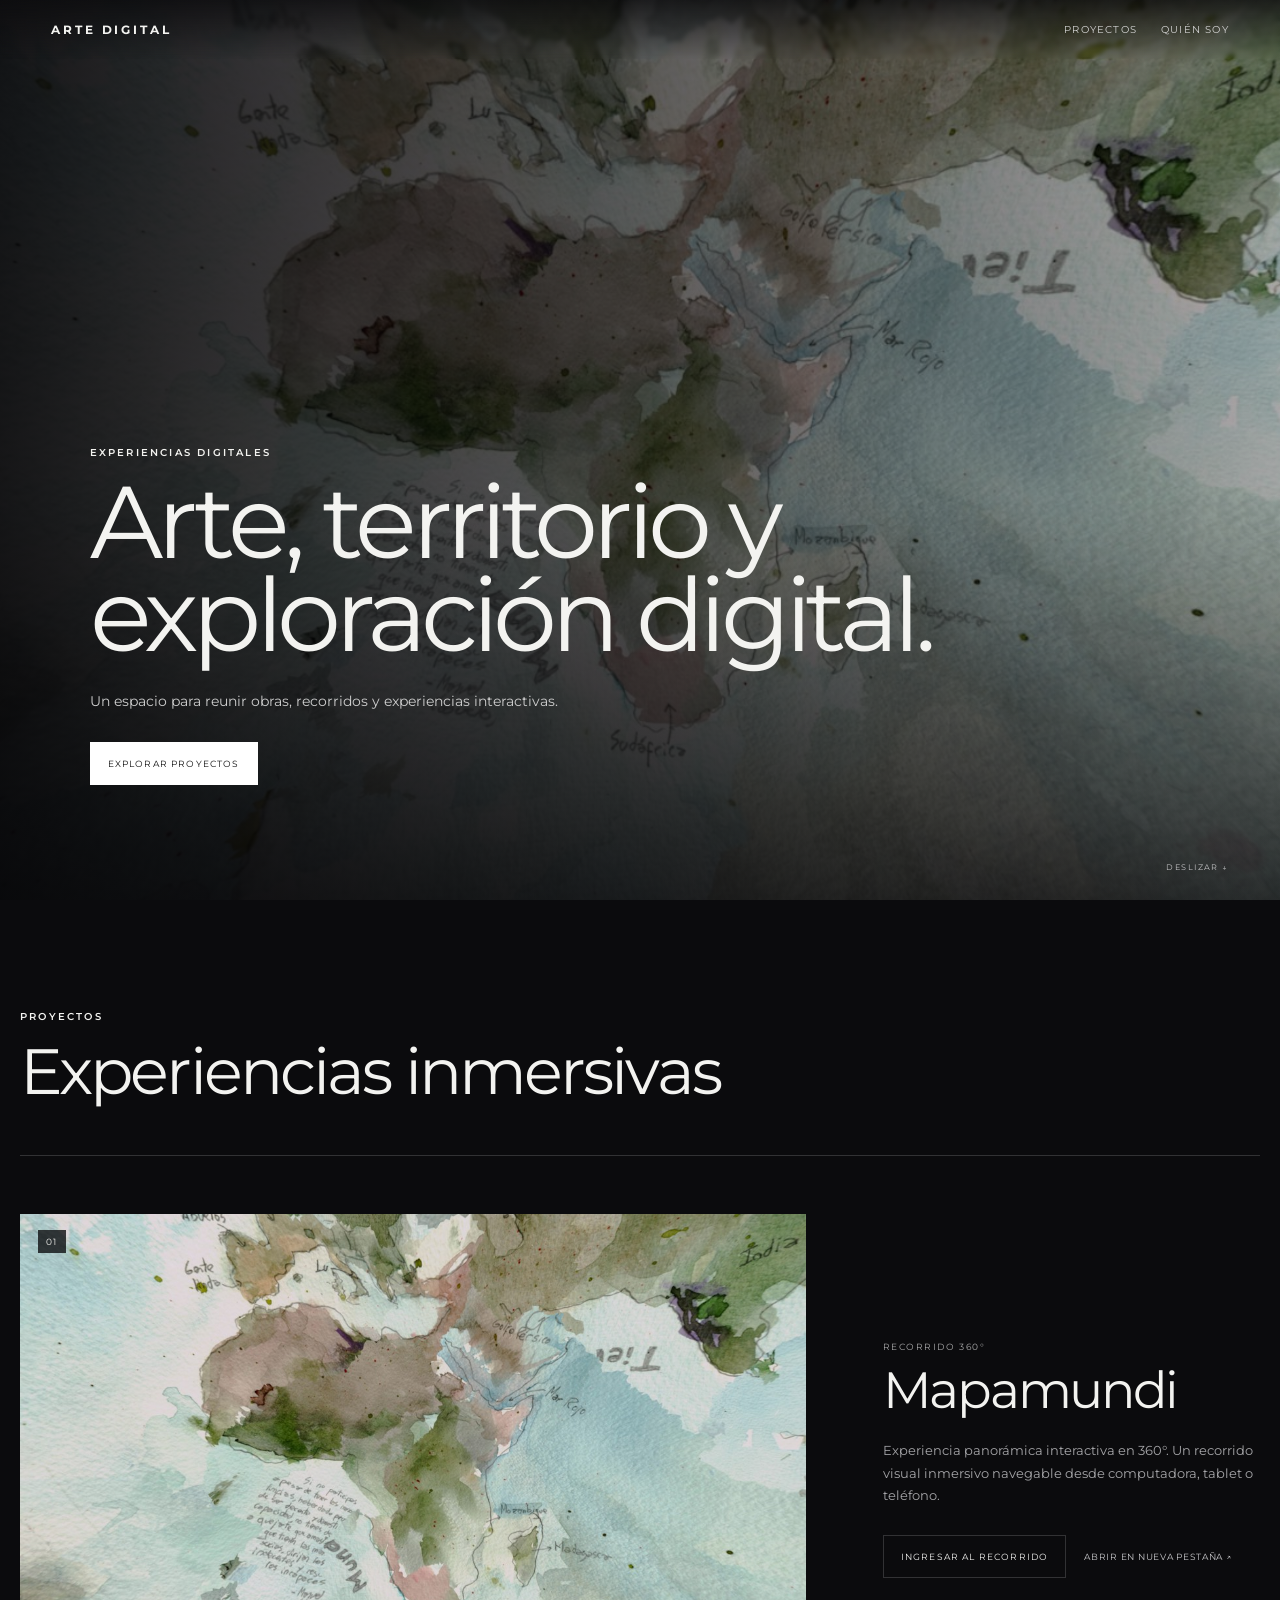
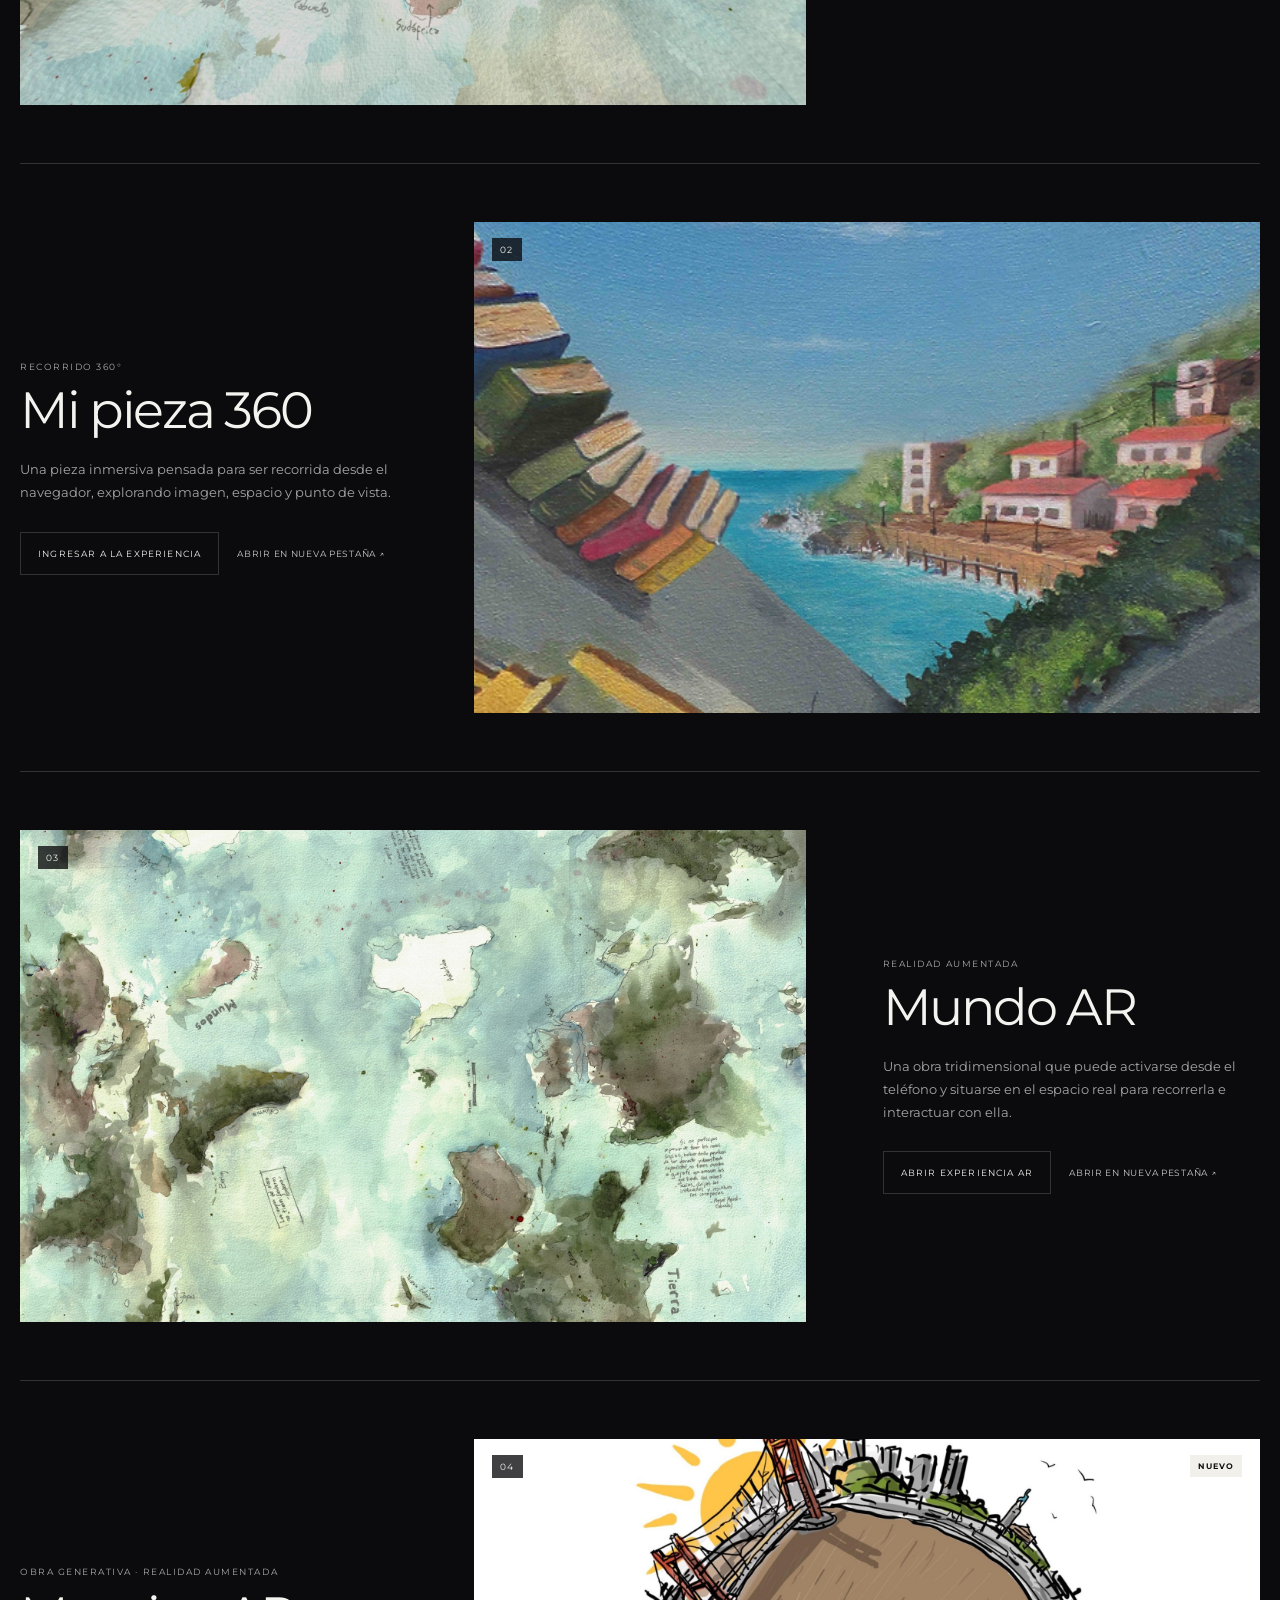
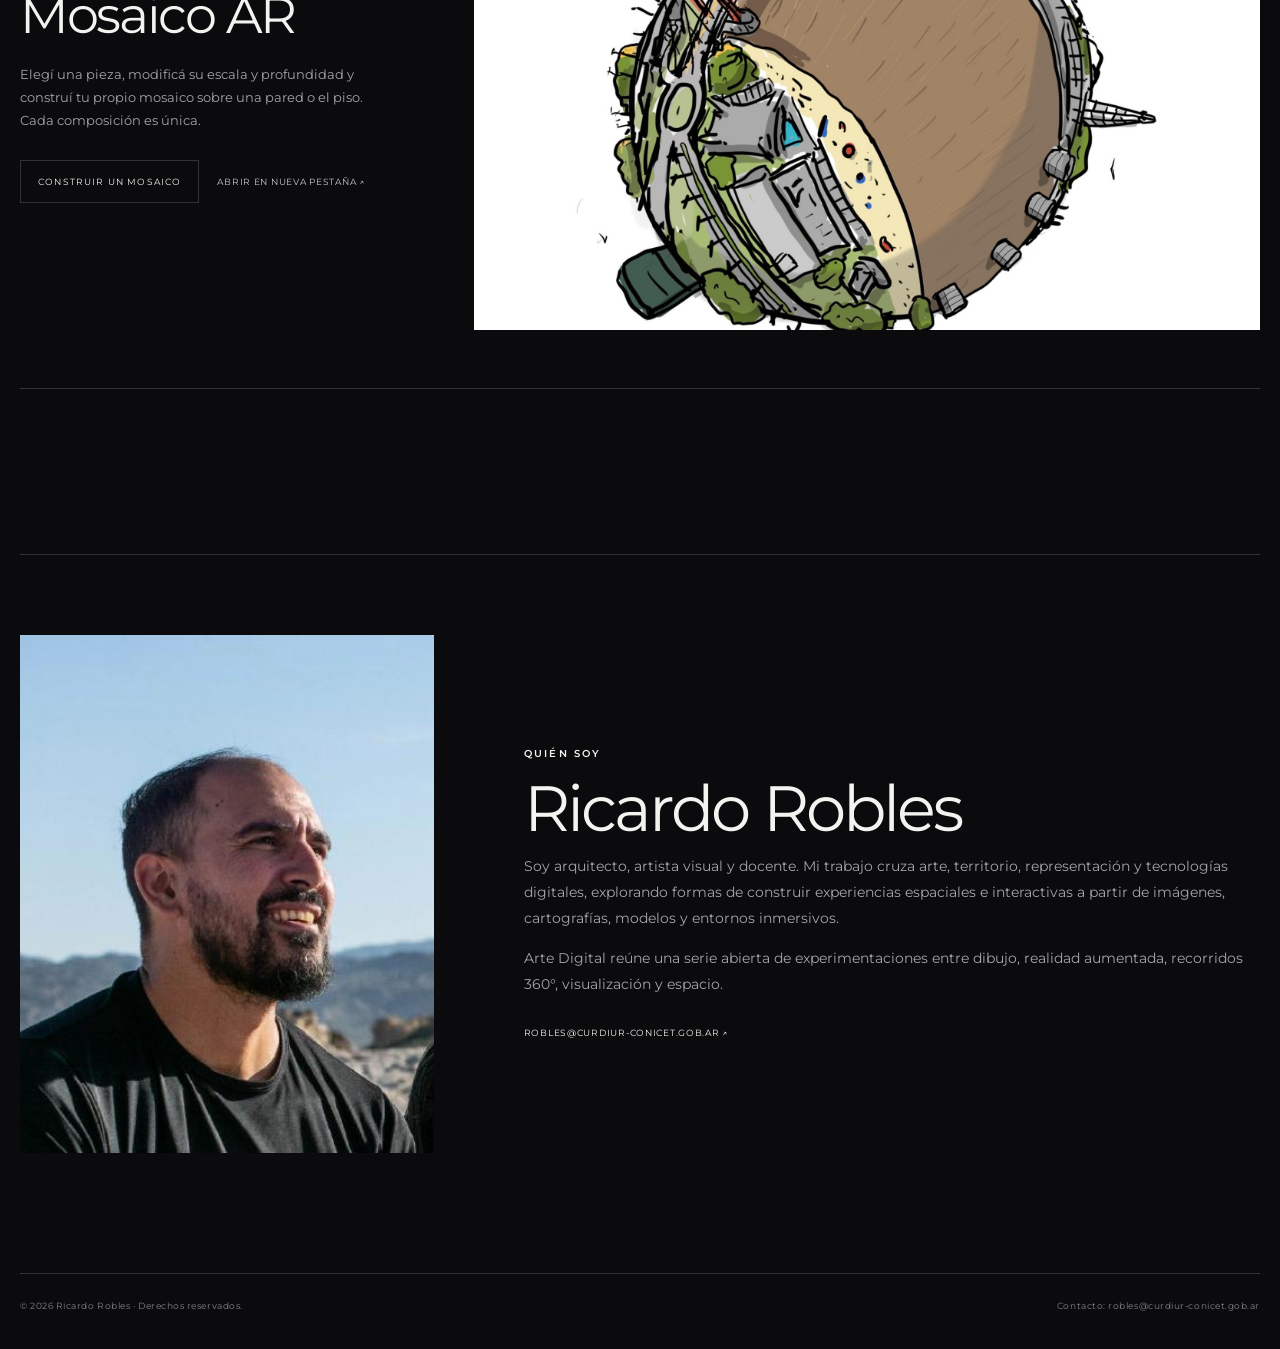
<file: index.html>
<!doctype html>
<html lang="es">
<head>
  <meta charset="utf-8" />
  <meta name="viewport" content="width=device-width, initial-scale=1" />
  <meta name="theme-color" content="#0b0b0d" />
  <meta name="description" content="Arte Digital — proyectos, experiencias y recorridos interactivos de Ricardo Robles." />
  <title>Arte Digital · Ricardo Robles</title>
  <link rel="preconnect" href="https://fonts.googleapis.com">
  <link rel="preconnect" href="https://fonts.gstatic.com" crossorigin>
  <link href="https://fonts.googleapis.com/css2?family=Montserrat:wght@300;400;500;600;700&display=swap" rel="stylesheet">
  <link rel="stylesheet" href="./styles.css" />
</head>
<body>
  <header class="site-header">
    <a class="brand" href="#inicio">ARTE DIGITAL</a>
    <nav class="nav" aria-label="Navegación principal">
      <a href="#proyectos">Proyectos</a>
      <a href="#quien-soy">Quién soy</a>
    </nav>
  </header>

  <main>
    <section id="inicio" class="hero">
      <div class="hero-bg" aria-hidden="true"></div>
      <div class="hero-overlay" aria-hidden="true"></div>
      <div class="hero-content">
        <p class="eyebrow">EXPERIENCIAS DIGITALES</p>
        <h1>Arte, territorio y<br>exploración digital.</h1>
        <p class="hero-copy">Un espacio para reunir obras, recorridos y experiencias interactivas.</p>
        <a class="button button-light" href="#proyectos">Explorar proyectos</a>
      </div>
      <div class="scroll-note">DESLIZAR ↓</div>
    </section>

    <section id="proyectos" class="projects section-shell">
      <div class="section-heading">
        <p class="eyebrow">PROYECTOS</p>
        <h2>Experiencias inmersivas</h2>
      </div>

      <article class="project-card">
        <a class="project-image" href="./mapamundi/" aria-label="Abrir Mapamundi">
          <img src="./mapamundi-preview.jpg" alt="Vista previa de Mapamundi" />
          <span class="project-number">01</span>
        </a>
        <div class="project-info">
          <p class="project-type">RECORRIDO 360°</p>
          <h3>Mapamundi</h3>
          <p>Experiencia panorámica interactiva en 360°. Un recorrido visual inmersivo navegable desde computadora, tablet o teléfono.</p>
          <div class="project-actions">
            <a class="button" href="./mapamundi/">Ingresar al recorrido</a>
            <a class="text-link" href="./mapamundi/" target="_blank" rel="noopener">Abrir en nueva pestaña ↗</a>
          </div>
        </div>
      </article>

      <article class="project-card reverse">
        <a class="project-image" href="./mipieza360/" aria-label="Abrir Mi pieza 360">
          <img src="./mipieza360-preview.jpg" alt="Vista previa de Mi pieza 360" />
          <span class="project-number">02</span>
        </a>
        <div class="project-info">
          <p class="project-type">RECORRIDO 360°</p>
          <h3>Mi pieza 360</h3>
          <p>Una pieza inmersiva pensada para ser recorrida desde el navegador, explorando imagen, espacio y punto de vista.</p>
          <div class="project-actions">
            <a class="button" href="./mipieza360/">Ingresar a la experiencia</a>
            <a class="text-link" href="./mipieza360/" target="_blank" rel="noopener">Abrir en nueva pestaña ↗</a>
          </div>
        </div>
      </article>

      <article class="project-card">
        <a class="project-image" href="./mundo-ar/" aria-label="Abrir Mundo AR">
          <img src="./mundo-ar-preview.jpg" alt="Vista previa de Mundo AR" />
          <span class="project-number">03</span>
        </a>
        <div class="project-info">
          <p class="project-type">REALIDAD AUMENTADA</p>
          <h3>Mundo AR</h3>
          <p>Una obra tridimensional que puede activarse desde el teléfono y situarse en el espacio real para recorrerla e interactuar con ella.</p>
          <div class="project-actions">
            <a class="button" href="./mundo-ar/">Abrir experiencia AR</a>
            <a class="text-link" href="./mundo-ar/" target="_blank" rel="noopener">Abrir en nueva pestaña ↗</a>
          </div>
        </div>
      </article>

      <article class="project-card reverse featured-new">
        <a class="project-image" href="./mosaico-ar/" aria-label="Abrir Mosaico AR">
          <img src="./mosaico-preview.jpg" alt="Vista previa de Mosaico AR" />
          <span class="project-number">04</span>
          <span class="new-badge">NUEVO</span>
        </a>
        <div class="project-info">
          <p class="project-type">OBRA GENERATIVA · REALIDAD AUMENTADA</p>
          <h3>Mosaico AR</h3>
          <p>Elegí una pieza, modificá su escala y profundidad y construí tu propio mosaico sobre una pared o el piso. Cada composición es única.</p>
          <div class="project-actions">
            <a class="button" href="./mosaico-ar/">Construir un mosaico</a>
            <a class="text-link" href="./mosaico-ar/" target="_blank" rel="noopener">Abrir en nueva pestaña ↗</a>
          </div>
        </div>
      </article>
    </section>

    <section id="quien-soy" class="about section-shell">
      <div class="about-grid">
        <div class="about-portrait">
          <img src="./perfil.jpg" alt="Ricardo Robles" onerror="this.parentElement.classList.add('portrait-missing'); this.remove();" />
        </div>
        <div class="about-copy">
          <p class="eyebrow">QUIÉN SOY</p>
          <h2>Ricardo Robles</h2>
          <p>Soy arquitecto, artista visual y docente. Mi trabajo cruza arte, territorio, representación y tecnologías digitales, explorando formas de construir experiencias espaciales e interactivas a partir de imágenes, cartografías, modelos y entornos inmersivos.</p>
          <p>Arte Digital reúne una serie abierta de experimentaciones entre dibujo, realidad aumentada, recorridos 360°, visualización y espacio.</p>
          <a class="text-link contact" href="mailto:robles@curdiur-conicet.gob.ar">robles@curdiur-conicet.gob.ar ↗</a>
        </div>
      </div>
    </section>
  </main>

  <footer class="site-footer section-shell">
    <span>© 2026 Ricardo Robles · Derechos reservados.</span>
    <span>Contacto: <a href="mailto:robles@curdiur-conicet.gob.ar">robles@curdiur-conicet.gob.ar</a></span>
  </footer>
</body>
</html>
</file>
<file: styles.css>
:root {
  --bg: #0b0b0d;
  --panel: #111114;
  --text: #f3f3f0;
  --muted: #a5a5a8;
  --line: rgba(255,255,255,.16);
  --paper: #f2f0ea;
  --ink: #111111;
}

* { box-sizing: border-box; }
html { scroll-behavior: smooth; }
body { margin: 0; background: var(--bg); color: var(--text); font-family: "Montserrat", Arial, sans-serif; font-weight: 400; }
a { color: inherit; }
img { display: block; max-width: 100%; }

.site-header {
  position: fixed; inset: 0 0 auto 0; z-index: 50;
  display: flex; justify-content: space-between; align-items: center;
  padding: 22px clamp(20px, 4vw, 58px);
  background: linear-gradient(to bottom, rgba(11,11,13,.78), rgba(11,11,13,0));
  backdrop-filter: blur(2px);
}
.brand { text-decoration: none; font-size: 12px; letter-spacing: .24em; font-weight: 700; }
.nav { display: flex; gap: 24px; }
.nav a { text-decoration: none; font-size: 10px; letter-spacing: .12em; text-transform: uppercase; color: #d3d3d3; }

.hero { position: relative; min-height: 100svh; display: grid; align-items: end; overflow: hidden; }
.hero-bg { position: absolute; inset: 0; background: url("mapamundi-preview.jpg") center/cover no-repeat; filter: grayscale(.22) contrast(1.06); transform: scale(1.025); }
.hero-overlay { position: absolute; inset: 0; background: linear-gradient(90deg, rgba(5,5,7,.92) 0%, rgba(5,5,7,.63) 46%, rgba(5,5,7,.25) 100%), linear-gradient(0deg, rgba(5,5,7,.72), transparent 45%); }
.hero-content { position: relative; z-index: 2; padding: 0 clamp(20px, 7vw, 110px) clamp(70px, 9vw, 118px); max-width: 1050px; }
.eyebrow { margin: 0 0 16px; font-size: 10px; letter-spacing: .22em; font-weight: 600; }
.hero h1 { margin: 0; max-width: 900px; font-size: clamp(50px, 8vw, 120px); line-height: .91; letter-spacing: -.055em; font-weight: 400; }
.hero-copy { max-width: 530px; margin: 28px 0; color: #cecece; font-size: 14px; line-height: 1.75; }
.scroll-note { position: absolute; right: clamp(20px, 4vw, 58px); bottom: 28px; z-index: 3; font-size: 8px; letter-spacing: .18em; color: #c6c6c8; }

.button { display: inline-flex; align-items: center; justify-content: center; min-height: 43px; padding: 0 17px; border: 1px solid var(--line); text-decoration: none; font-size: 9px; letter-spacing: .13em; text-transform: uppercase; transition: .2s ease; }
.button:hover { background: white; color: #111; border-color: white; }
.button-light { border-color: white; background: white; color: #111; }
.button-light:hover { background: transparent; color: white; }
.text-link { text-decoration: none; font-size: 9px; letter-spacing: .08em; text-transform: uppercase; color: #c9c9cb; }
.text-link:hover { color: white; }

.section-shell { width: min(1380px, calc(100% - 40px)); margin: 0 auto; }
.projects { padding: 110px 0 135px; }
.section-heading { margin-bottom: 52px; }
.section-heading h2, .about h2 { margin: 0; font-size: clamp(34px, 5vw, 72px); line-height: 1; letter-spacing: -.045em; font-weight: 400; }

.project-card { display: grid; grid-template-columns: minmax(0, 1.5fr) minmax(280px, .72fr); gap: clamp(28px, 6vw, 90px); align-items: center; padding: 58px 0; border-top: 1px solid var(--line); }
.project-card.reverse { grid-template-columns: minmax(280px, .72fr) minmax(0, 1.5fr); }
.project-card.reverse .project-image { order: 2; }
.project-card.reverse .project-info { order: 1; }
.project-image { position: relative; display: block; aspect-ratio: 16/10; overflow: hidden; background: #17171a; }
.project-image img { width: 100%; height: 100%; object-fit: cover; transition: transform .7s cubic-bezier(.2,.7,.2,1); }
.project-image:hover img { transform: scale(1.025); }
.project-number { position: absolute; left: 18px; top: 16px; padding: 6px 8px; background: rgba(11,11,13,.78); font-size: 9px; letter-spacing: .16em; }
.new-badge { position: absolute; right: 18px; top: 16px; padding: 6px 8px; background: var(--paper); color: var(--ink); font-size: 8px; letter-spacing: .14em; font-weight: 700; }
.project-type { margin: 0 0 14px; color: #aaa; font-size: 9px; letter-spacing: .17em; }
.project-info h3 { margin: 0; font-size: clamp(34px, 4vw, 62px); line-height: .95; letter-spacing: -.045em; font-weight: 400; }
.project-info > p:not(.project-type) { max-width: 520px; margin: 24px 0 28px; color: var(--muted); font-size: 13px; line-height: 1.75; }
.project-actions { display: flex; align-items: center; gap: 18px; flex-wrap: wrap; }
.featured-new { border-bottom: 1px solid var(--line); }

.about { padding: 30px 0 120px; }
.about-grid { display: grid; grid-template-columns: minmax(260px, .72fr) minmax(0, 1.28fr); gap: clamp(35px, 7vw, 110px); align-items: center; padding-top: 80px; border-top: 1px solid var(--line); }
.about-portrait { aspect-ratio: 4/5; background: #17171a; overflow: hidden; }
.about-portrait img { width: 100%; height: 100%; object-fit: cover; filter: grayscale(.05); }
.about-portrait.portrait-missing::after { content: "RICARDO ROBLES"; height: 100%; display: grid; place-items: center; color: #55555b; font-size: 11px; letter-spacing: .22em; }
.about-copy p:not(.eyebrow) { max-width: 720px; color: var(--muted); font-size: 14px; line-height: 1.85; }
.about-copy .contact { display: inline-block; margin-top: 15px; color: var(--text); }

.site-footer { display: flex; justify-content: space-between; gap: 22px; flex-wrap: wrap; padding: 26px 0 38px; border-top: 1px solid var(--line); color: #848489; font-size: 9px; letter-spacing: .06em; }
.site-footer a { text-decoration: none; }

@media (max-width: 780px) {
  .site-header { padding: 18px 20px; }
  .nav { gap: 14px; }
  .nav a { font-size: 8px; }
  .hero-content { padding: 0 20px 74px; }
  .hero h1 { font-size: clamp(44px, 15vw, 74px); }
  .scroll-note { display: none; }
  .projects { padding: 78px 0 100px; }
  .project-card, .project-card.reverse { grid-template-columns: 1fr; gap: 27px; padding: 38px 0 50px; }
  .project-card.reverse .project-image, .project-card.reverse .project-info { order: initial; }
  .project-image { aspect-ratio: 1/1; }
  .about-grid { grid-template-columns: 1fr; padding-top: 55px; }
  .about-portrait { max-width: 480px; }
}
</file>
